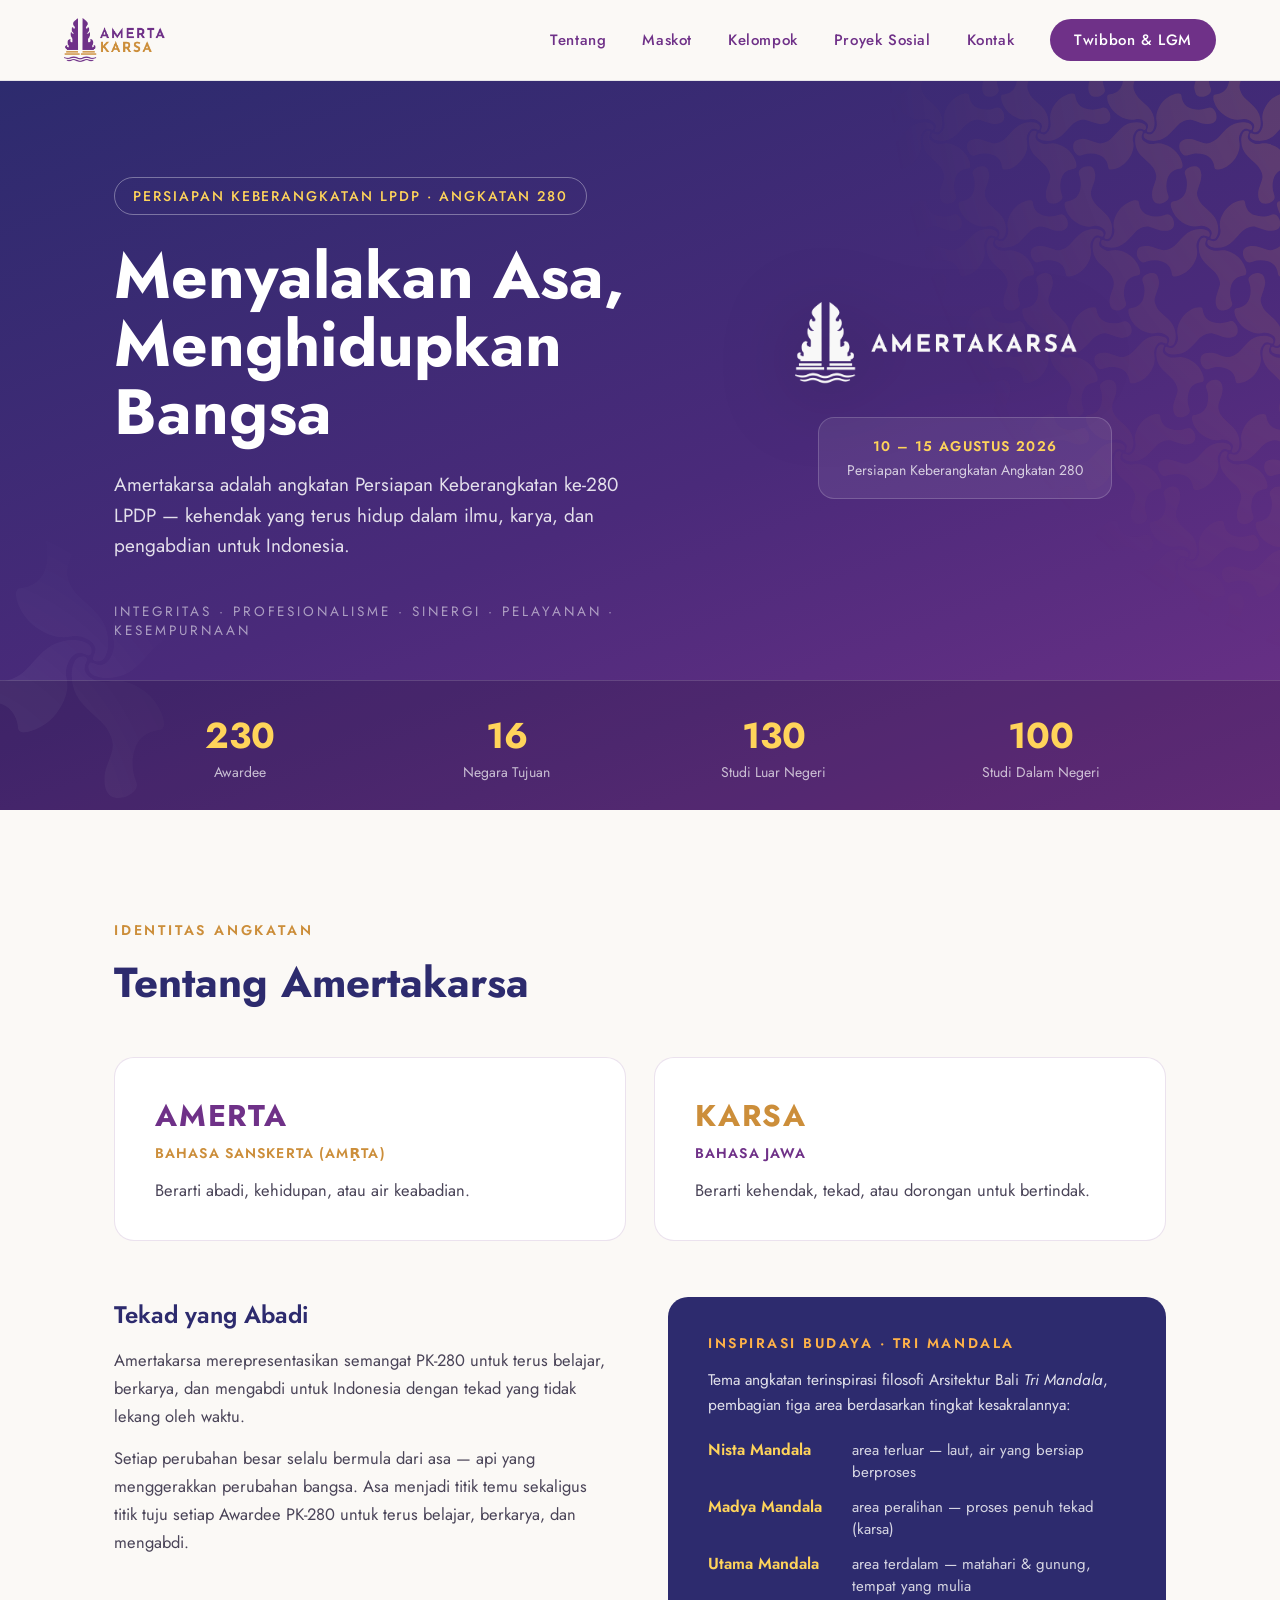
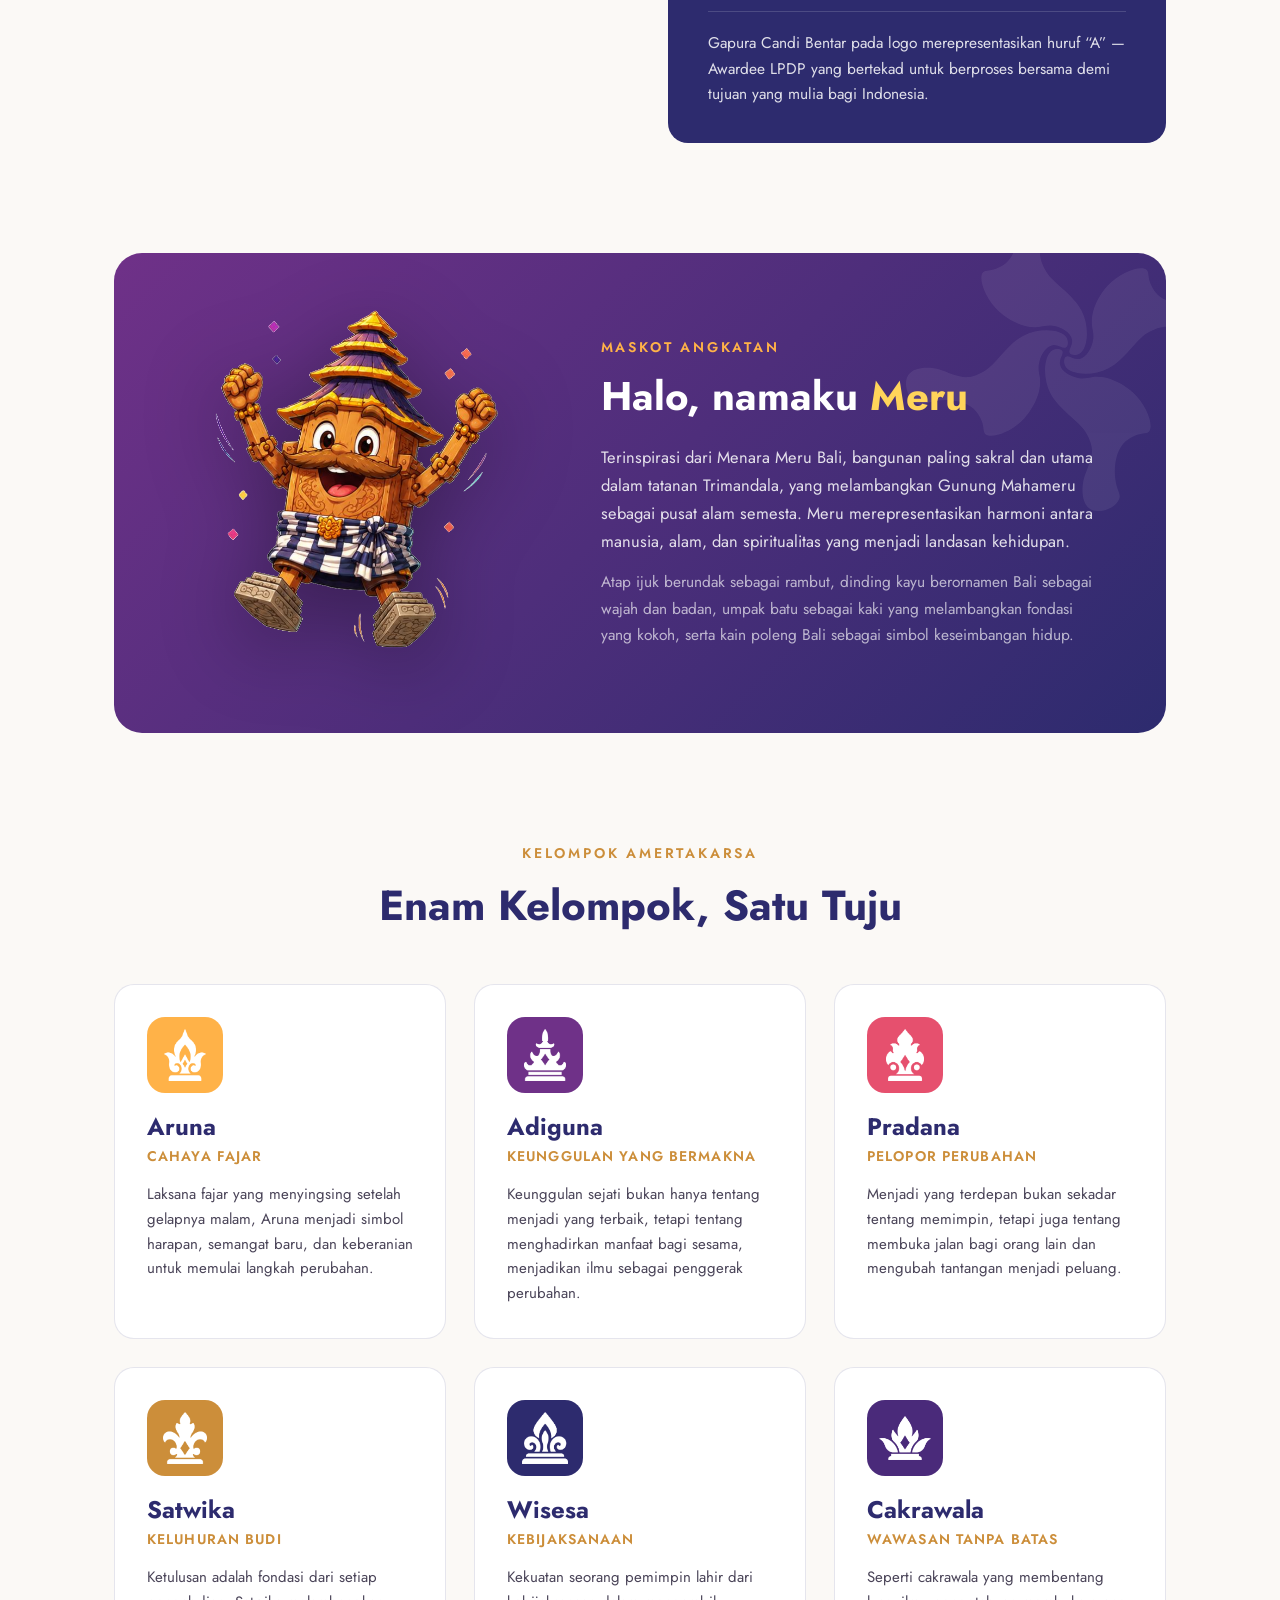
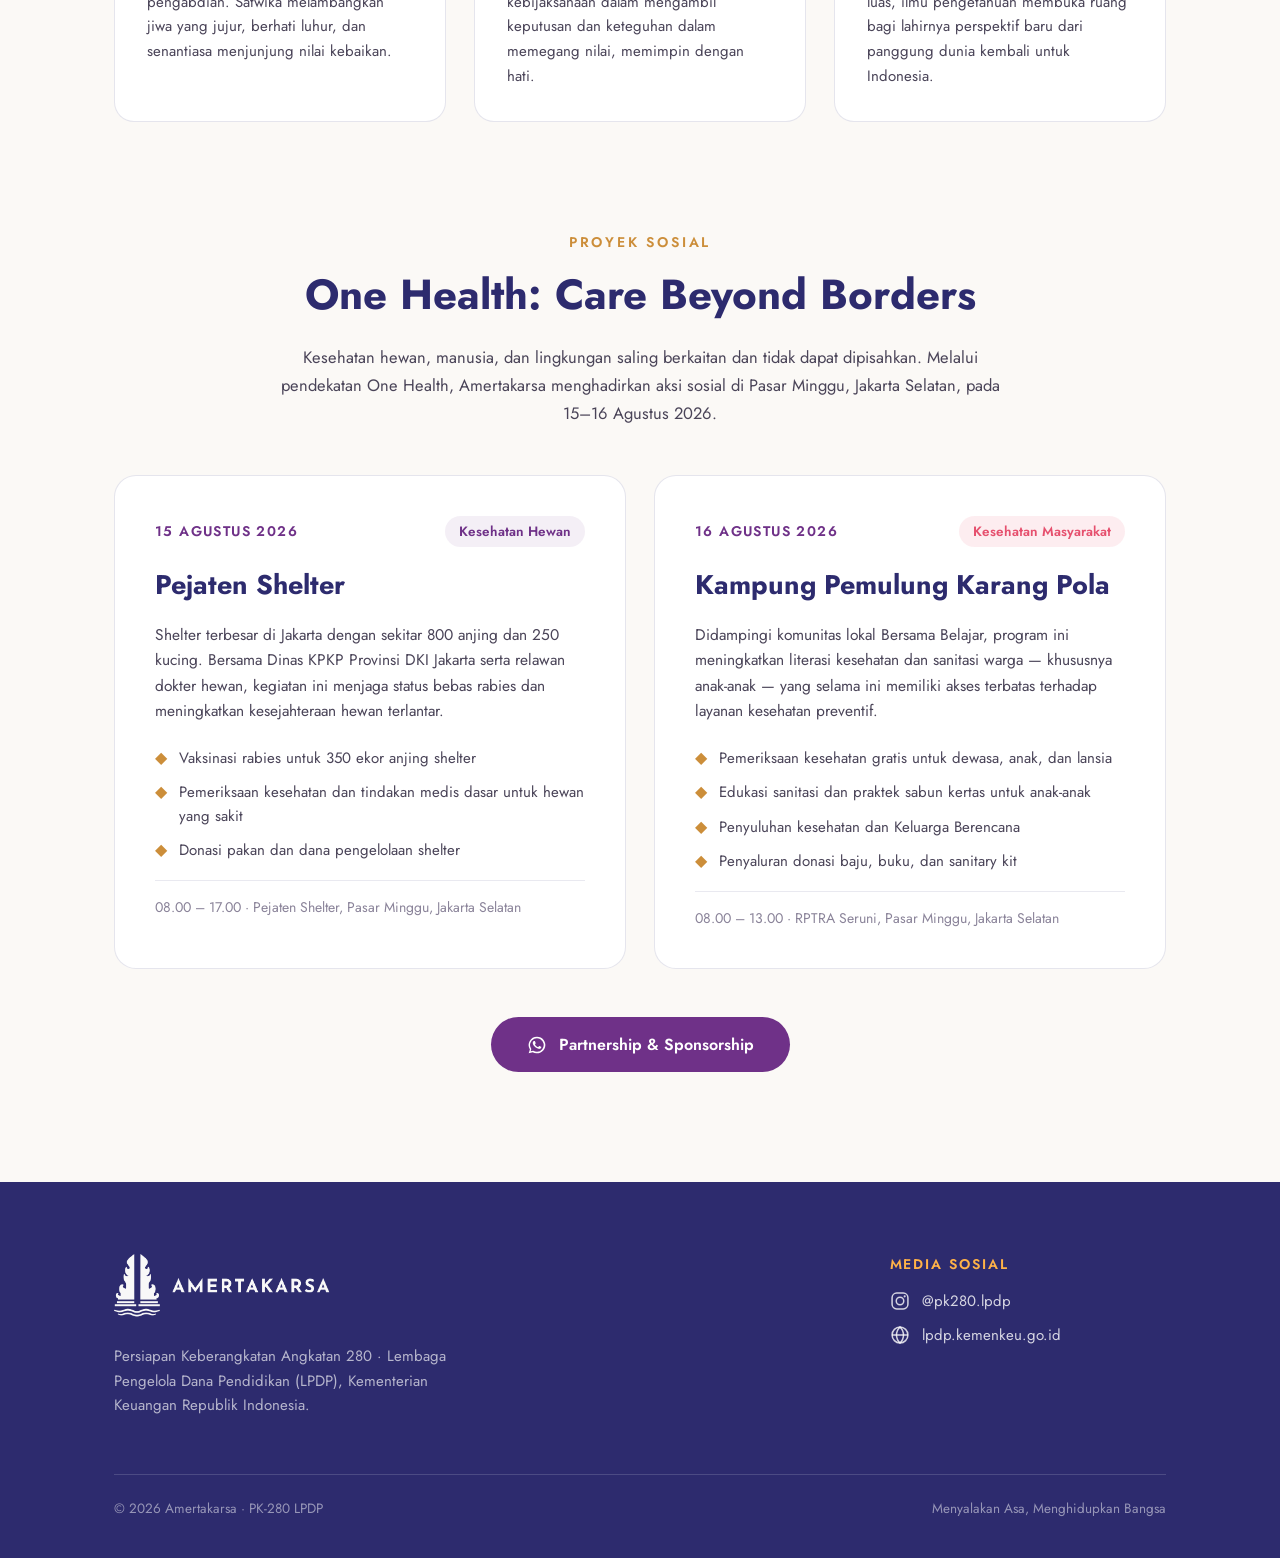
<file: index.html>
<!DOCTYPE html>
<html lang="id">
<head>
<meta charset="utf-8">
<meta name="viewport" content="width=device-width, initial-scale=1">
<title>Amertakarsa &middot; PK-280 LPDP</title>
<meta name="description" content="Amertakarsa adalah angkatan Persiapan Keberangkatan ke-280 LPDP — kehendak yang terus hidup dalam ilmu, karya, dan pengabdian untuk Indonesia.">
<link rel="icon" type="image/svg+xml" href="assets/favicon.svg">
<link rel="preconnect" href="https://fonts.googleapis.com"><link rel="preconnect" href="https://fonts.gstatic.com" crossorigin>
<link href="https://fonts.googleapis.com/css2?family=Jost:wght@400;500;600;700&display=swap" rel="stylesheet">
<style>
body{margin:0;background:#FBF9F6;font-family:Jost,system-ui,sans-serif;color:#241F2E}
a{color:#6F3188;text-decoration:none}a:hover{color:#CC8E3A}
html{scroll-behavior:smooth}
img{max-width:100%}
*,*::before,*::after{box-sizing:border-box}

/* ---------- Nav ---------- */
.nav{display:flex;align-items:center;justify-content:space-between;padding:18px 64px;background:#FBF9F6;position:sticky;top:0;z-index:50;border-bottom:1px solid rgba(45,43,110,0.1)}
.nav-logo{height:44px;width:auto}
.nav-links{display:flex;gap:36px;align-items:center;font-size:15px;font-weight:500;letter-spacing:0.04em;flex-wrap:wrap;justify-content:flex-end}
.nav-links a{white-space:nowrap}
.nav-cta{background:#6F3188;color:#fff;padding:10px 24px;border-radius:999px;transition:background 0.2s ease}
.nav-cta:hover{background:#2D2B6E;color:#fff}

/* ---------- Hero ---------- */
.hero{position:relative;background:linear-gradient(160deg,#2D2B6E 0%,#4A2A7A 55%,#6F3188 100%);color:#fff;overflow:hidden}
.hero-pattern-tr{position:absolute;top:-70px;right:-130px;width:520px;height:650px;-webkit-mask-image:radial-gradient(ellipse at top right,rgba(0,0,0,1) 25%,rgba(0,0,0,0) 72%);mask-image:radial-gradient(ellipse at top right,rgba(0,0,0,1) 25%,rgba(0,0,0,0) 72%);pointer-events:none}
.hero-pattern-tr > div{width:100%;height:100%;background:#FFB248;-webkit-mask-image:url(assets/pattern1.svg);mask-image:url(assets/pattern1.svg);-webkit-mask-repeat:no-repeat;mask-repeat:no-repeat;-webkit-mask-size:contain;mask-size:contain;opacity:0.13}
.hero-pattern-bl{position:absolute;left:-50px;bottom:-60px;width:280px;height:350px;-webkit-mask-image:radial-gradient(ellipse at bottom left,rgba(0,0,0,1) 20%,rgba(0,0,0,0) 75%);mask-image:radial-gradient(ellipse at bottom left,rgba(0,0,0,1) 20%,rgba(0,0,0,0) 75%);pointer-events:none}
.hero-pattern-bl > div{width:100%;height:100%;background:#fff;-webkit-mask-image:url(assets/pattern2.svg);mask-image:url(assets/pattern2.svg);-webkit-mask-repeat:no-repeat;mask-repeat:no-repeat;-webkit-mask-size:contain;mask-size:contain;opacity:0.08}
.hero-inner{position:relative;max-width:1180px;margin:0 auto;padding:96px 64px 0;display:grid;grid-template-columns:1.2fr 0.8fr;gap:48px;align-items:center}
.hero-badge{display:inline-flex;align-items:center;gap:10px;border:1px solid rgba(255,255,255,0.35);border-radius:999px;padding:8px 18px;font-size:14px;letter-spacing:0.14em;text-transform:uppercase;color:#FFD45A;font-weight:500}
.hero-title{font-size:clamp(38px,6vw,64px);line-height:1.06;font-weight:700;margin:28px 0 0;text-wrap:balance}
.hero-lead{font-size:19px;line-height:1.6;margin:24px 0 0;max-width:520px;color:rgba(255,255,255,0.85)}
.hero-values{margin:40px 0;font-size:13.5px;letter-spacing:0.22em;text-transform:uppercase;color:rgba(255,255,255,0.55)}
.hero-side{display:flex;flex-direction:column;align-items:center;gap:32px;padding-bottom:56px}
.hero-logo{width:min(340px,80vw);filter:drop-shadow(0 12px 40px rgba(0,0,0,0.3))}
.hero-date{background:rgba(255,255,255,0.08);border:1px solid rgba(255,255,255,0.18);border-radius:16px;padding:18px 28px;text-align:center}
.hero-date-title{font-size:14px;letter-spacing:0.1em;text-transform:uppercase;color:#FFD45A;font-weight:600}
.hero-date-sub{font-size:14px;color:rgba(255,255,255,0.75);margin-top:4px}
.stats{position:relative;border-top:1px solid rgba(255,255,255,0.15);background:rgba(0,0,0,0.14)}
.stats-grid{max-width:1180px;margin:0 auto;padding:14px 64px;display:grid;grid-template-columns:repeat(4,1fr);gap:16px;text-align:center}
.stat{padding:14px 10px;border-radius:16px;cursor:default;transition:background 0.25s ease,box-shadow 0.25s ease,transform 0.25s ease}
.stat-num{font-size:36px;font-weight:700;color:#FFD45A;transition:color 0.25s ease}
.stat-label{font-size:14px;color:rgba(255,255,255,0.7);transition:color 0.25s ease}
@media (hover:hover){
  .stat:hover{background:rgba(255,255,255,0.08);box-shadow:inset 0 0 0 1px rgba(255,255,255,0.16);transform:translateY(-3px)}
  .stat:hover .stat-num{color:#FFE07A}
  .stat:hover .stat-label{color:#fff}
}

/* ---------- Sections ---------- */
.section{max-width:1180px;margin:0 auto;padding:110px 64px 0;scroll-margin-top:90px}
.section:last-of-type{padding-bottom:110px}
.eyebrow{font-size:14px;letter-spacing:0.2em;text-transform:uppercase;color:#CC8E3A;font-weight:600}
.section-title{font-size:clamp(30px,4.5vw,42px);font-weight:700;margin:12px 0 0;color:#2D2B6E}
.section-head-center{text-align:center;max-width:640px;margin:0 auto}
.section-head-center.wide{max-width:720px}
.section-intro{font-size:16.5px;line-height:1.7;color:#4A4458;margin:18px 0 0}

/* ---------- Tentang ---------- */
.word-cards{display:grid;grid-template-columns:1fr 1fr;gap:28px;margin:44px 0 0}
.word-card{background:#fff;border:1px solid rgba(111,49,136,0.14);border-radius:20px;padding:36px 40px}
.word-card-title{font-size:30px;font-weight:700;letter-spacing:0.06em}
.word-card-origin{font-size:14px;letter-spacing:0.08em;text-transform:uppercase;font-weight:600;margin-top:6px}
.word-card p{font-size:16.5px;line-height:1.65;color:#4A4458;margin:14px 0 0}
.tentang-split{display:grid;grid-template-columns:1fr 1fr;gap:56px;margin:56px 0 0;align-items:start}
.tentang-split h3{font-size:24px;font-weight:600;color:#2D2B6E;margin:0}
.tentang-split p{font-size:16.5px;line-height:1.7;color:#4A4458;margin:14px 0 0}
.mandala-card{background:#2D2B6E;border-radius:20px;padding:36px 40px;color:#fff}
.mandala-card .eyebrow{letter-spacing:0.18em;color:#FFB248}
.mandala-card > p{font-size:15.5px;line-height:1.65;color:rgba(255,255,255,0.85);margin:14px 0 0}
.mandala-list{display:flex;flex-direction:column;gap:12px;margin:20px 0 0}
.mandala-row{display:flex;gap:14px;align-items:baseline}
.mandala-row span:first-child{min-width:130px;font-weight:600;color:#FFD45A}
.mandala-row span:last-child{font-size:15px;color:rgba(255,255,255,0.8)}
.mandala-note{font-size:15px;line-height:1.6;color:rgba(255,255,255,0.7);margin:20px 0 0;border-top:1px solid rgba(255,255,255,0.15);padding-top:18px}

/* ---------- Maskot ---------- */
.maskot-card{background:linear-gradient(135deg,#6F3188 0%,#2D2B6E 100%);border-radius:28px;display:grid;grid-template-columns:0.9fr 1.1fr;gap:24px;align-items:center;overflow:hidden;position:relative}
.maskot-pattern{position:absolute;inset:0;background:#fff;-webkit-mask-image:url(assets/pattern2.svg);mask-image:url(assets/pattern2.svg);-webkit-mask-repeat:no-repeat;mask-repeat:no-repeat;-webkit-mask-position:right -60px top -60px;mask-position:right -60px top -60px;-webkit-mask-size:320px;mask-size:320px;opacity:0.07}
.maskot-figure{position:relative;display:flex;justify-content:center;padding:44px 0}
.maskot-figure img{width:min(320px,70vw);filter:drop-shadow(0 16px 40px rgba(0,0,0,0.35))}
.maskot-text{position:relative;padding:56px 64px 56px 0;color:#fff}
.maskot-text .eyebrow{color:#FFB248}
.maskot-title{font-size:clamp(30px,4.5vw,40px);font-weight:700;margin:10px 0 0}
.maskot-text .lead{font-size:16.5px;line-height:1.7;color:rgba(255,255,255,0.85);margin:18px 0 0}
.maskot-text .detail{font-size:15.5px;line-height:1.7;color:rgba(255,255,255,0.65);margin:14px 0 0}

/* ---------- Kelompok ---------- */
.kelompok-grid{display:grid;grid-template-columns:repeat(3,1fr);gap:28px;margin:48px 0 0}
.kelompok-card{background:#fff;border:1px solid rgba(45,43,110,0.12);border-radius:20px;padding:32px;display:flex;flex-direction:column;gap:16px;transition:all 0.25s ease}
.kelompok-card:hover{border:1px solid rgba(111,49,136,0.45);box-shadow:0 12px 32px rgba(45,43,110,0.1);transform:translateY(-3px)}
.kelompok-tile{width:76px;height:76px;border-radius:18px;display:flex;align-items:center;justify-content:center}
.kelompok-tile img{width:52px;height:52px;object-fit:contain}
.kelompok-nama{font-size:24px;font-weight:700;color:#2D2B6E}
.kelompok-filosofi{font-size:14px;letter-spacing:0.08em;text-transform:uppercase;color:#CC8E3A;font-weight:600;margin-top:2px}
.kelompok-card p{font-size:15px;line-height:1.65;color:#4A4458;margin:0}

/* ---------- Proyek Sosial ---------- */
.proyek-grid{display:grid;grid-template-columns:1fr 1fr;gap:28px;margin:48px 0 0}
.proyek-card{background:#fff;border:1px solid rgba(45,43,110,0.12);border-radius:22px;padding:40px;display:flex;flex-direction:column;gap:18px}
.proyek-head{display:flex;align-items:center;justify-content:space-between;gap:16px;flex-wrap:wrap}
.proyek-date{font-size:14px;letter-spacing:0.1em;text-transform:uppercase;color:#6F3188;font-weight:600}
.chip{font-size:13.5px;font-weight:600;padding:6px 14px;border-radius:999px;white-space:nowrap}
.chip-hewan{background:rgba(111,49,136,0.08);color:#6F3188}
.chip-masyarakat{background:rgba(230,80,110,0.1);color:#E6506E}
.proyek-card h3{font-size:27px;font-weight:700;color:#2D2B6E;margin:0}
.proyek-card > p{font-size:15.5px;line-height:1.65;color:#4A4458;margin:0}
.bullets{display:flex;flex-direction:column;gap:10px;margin-top:4px}
.bullet{display:flex;gap:12px;align-items:baseline}
.bullet span:first-child{color:#CC8E3A;font-weight:700}
.bullet span:last-child{font-size:15px;color:#4A4458;line-height:1.55}
.proyek-meta{border-top:1px solid rgba(45,43,110,0.1);padding-top:16px;font-size:14px;color:#8A8399}
.cta-row{display:flex;flex-direction:column;align-items:center;gap:14px;margin:48px 0 0}
.btn-wa{display:inline-flex;align-items:center;gap:12px;background:#6F3188;color:#fff;font-weight:600;font-size:16px;padding:16px 36px;border-radius:999px;text-align:center;transition:background 0.2s ease}
.btn-wa:hover{background:#2D2B6E;color:#fff}
.btn-wa svg{flex:none}

/* ---------- Footer ---------- */
.footer{background:#2D2B6E;color:#fff;scroll-margin-top:90px}
.footer-inner{max-width:1180px;margin:0 auto;padding:72px 64px 40px}
.footer-grid{display:grid;grid-template-columns:1.4fr 1fr 1fr;gap:56px;align-items:start}
.footer-logo{width:260px}
.footer-desc{font-size:15px;line-height:1.65;color:rgba(255,255,255,0.65);margin:20px 0 0;max-width:360px}
.footer-social{grid-column:3}
.footer-social-title{font-size:14px;letter-spacing:0.14em;text-transform:uppercase;color:#FFB248;font-weight:600;margin-bottom:16px}
.footer-social-links{display:flex;flex-direction:column;gap:12px;font-size:15px}
.footer-link{display:flex;align-items:center;gap:12px;color:rgba(255,255,255,0.8);transition:color 0.2s ease}
.footer-link:hover{color:#FFD45A}
.footer-link svg{flex:none}
.footer-bottom{border-top:1px solid rgba(255,255,255,0.15);margin-top:56px;padding-top:24px;display:flex;justify-content:space-between;align-items:center;gap:8px;font-size:13.5px;color:rgba(255,255,255,0.5)}

/* ---------- Responsive ---------- */
@media (max-width:1024px){
  .nav{padding:18px 32px;gap:16px}
  .nav-links{gap:14px 24px;font-size:14px}
  .hero-inner{padding:72px 32px 0}
  .stats-grid{padding:14px 32px}
  .section{padding:88px 32px 0}
  .section:last-of-type{padding-bottom:88px}
  .footer-inner{padding:56px 32px 32px}
  .kelompok-grid{grid-template-columns:repeat(2,1fr)}
  .tentang-split{gap:36px}
}
@media (max-width:900px){
  .hero-inner{grid-template-columns:1fr;gap:8px;text-align:center}
  .hero-lead{margin-left:auto;margin-right:auto}
  .hero-side{padding-bottom:48px}
  .tentang-split{grid-template-columns:1fr}
  .maskot-card{grid-template-columns:1fr}
  .maskot-figure{padding:44px 24px 0}
  .maskot-text{padding:8px 40px 48px}
  .proyek-grid{grid-template-columns:1fr}
  .footer-grid{grid-template-columns:1fr;gap:36px}
  .footer-social{grid-column:auto}
}
@media (max-width:768px){
  .nav{flex-direction:column;gap:14px;padding:14px 20px}
  .nav-links{flex-wrap:wrap;justify-content:center;gap:14px 22px;font-size:14px}
  .nav-cta{padding:8px 20px}
  .section,.footer{scroll-margin-top:130px}
  .hero-inner{padding:56px 20px 0}
  .stats-grid{grid-template-columns:repeat(2,1fr);padding:10px 20px}
  .section{padding:72px 20px 0}
  .section:last-of-type{padding-bottom:72px}
  .footer-inner{padding:48px 20px 28px}
  .word-cards{grid-template-columns:1fr}
  .word-card{padding:28px 24px}
  .mandala-card{padding:28px 24px}
  .mandala-row{flex-direction:column;gap:2px}
  .maskot-text{padding:8px 24px 40px}
  .proyek-card{padding:28px 22px}
  .hero-badge{font-size:12px;letter-spacing:0.1em}
  .hero-values{font-size:12px;letter-spacing:0.16em}
}
@media (max-width:600px){
  .kelompok-grid{grid-template-columns:1fr}
  .footer-bottom{flex-direction:column;align-items:flex-start}
  .btn-wa{width:100%;justify-content:center}
}
</style>
</head>
<body>
<nav class="nav">
  <img src="assets/logo2.png" alt="Amertakarsa" class="nav-logo">
  <div class="nav-links">
    <a href="#tentang">Tentang</a>
    <a href="#maskot">Maskot</a>
    <a href="#kelompok">Kelompok</a>
    <a href="#proyek-sosial">Proyek Sosial</a>
    <a href="#kontak">Kontak</a>
    <a href="twibbon.html" class="nav-cta">Twibbon &amp; LGM</a>
  </div>
</nav>

<header class="hero">
  <div class="hero-pattern-tr"><div></div></div>
  <div class="hero-pattern-bl"><div></div></div>
  <div class="hero-inner">
    <div>
      <div class="hero-badge">Persiapan Keberangkatan LPDP &middot; Angkatan 280</div>
      <h1 class="hero-title">Menyalakan Asa,<br>Menghidupkan Bangsa</h1>
      <p class="hero-lead">Amertakarsa adalah angkatan Persiapan Keberangkatan ke-280 LPDP &mdash; kehendak yang terus hidup dalam ilmu, karya, dan pengabdian untuk Indonesia.</p>
      <p class="hero-values">Integritas &middot; Profesionalisme &middot; Sinergi &middot; Pelayanan &middot; Kesempurnaan</p>
    </div>
    <div class="hero-side">
      <img src="assets/logo1-putih.png" alt="Logo Amertakarsa" class="hero-logo">
      <div class="hero-date">
        <div class="hero-date-title">10 &ndash; 15 Agustus 2026</div>
        <div class="hero-date-sub">Persiapan Keberangkatan Angkatan 280</div>
      </div>
    </div>
  </div>
  <div class="stats">
    <div class="stats-grid">
      <div class="stat"><div class="stat-num">230</div><div class="stat-label">Awardee</div></div>
      <div class="stat"><div class="stat-num">16</div><div class="stat-label">Negara Tujuan</div></div>
      <div class="stat"><div class="stat-num">130</div><div class="stat-label">Studi Luar Negeri</div></div>
      <div class="stat"><div class="stat-num">100</div><div class="stat-label">Studi Dalam Negeri</div></div>
    </div>
  </div>
</header>

<section id="tentang" class="section">
  <div class="eyebrow">Identitas Angkatan</div>
  <h2 class="section-title">Tentang Amertakarsa</h2>
  <div class="word-cards">
    <div class="word-card">
      <div class="word-card-title" style="color:#6F3188">AMERTA</div>
      <div class="word-card-origin" style="color:#CC8E3A">Bahasa Sanskerta (am&#7771;ta)</div>
      <p>Berarti abadi, kehidupan, atau air keabadian.</p>
    </div>
    <div class="word-card">
      <div class="word-card-title" style="color:#CC8E3A">KARSA</div>
      <div class="word-card-origin" style="color:#6F3188">Bahasa Jawa</div>
      <p>Berarti kehendak, tekad, atau dorongan untuk bertindak.</p>
    </div>
  </div>
  <div class="tentang-split">
    <div>
      <h3>Tekad yang Abadi</h3>
      <p>Amertakarsa merepresentasikan semangat PK-280 untuk terus belajar, berkarya, dan mengabdi untuk Indonesia dengan tekad yang tidak lekang oleh waktu.</p>
      <p>Setiap perubahan besar selalu bermula dari asa &mdash; api yang menggerakkan perubahan bangsa. Asa menjadi titik temu sekaligus titik tuju setiap Awardee PK-280 untuk terus belajar, berkarya, dan mengabdi.</p>
    </div>
    <div class="mandala-card">
      <div class="eyebrow">Inspirasi Budaya &middot; Tri Mandala</div>
      <p>Tema angkatan terinspirasi filosofi Arsitektur Bali <em>Tri Mandala</em>, pembagian tiga area berdasarkan tingkat kesakralannya:</p>
      <div class="mandala-list">
        <div class="mandala-row"><span>Nista Mandala</span><span>area terluar &mdash; laut, air yang bersiap berproses</span></div>
        <div class="mandala-row"><span>Madya Mandala</span><span>area peralihan &mdash; proses penuh tekad (karsa)</span></div>
        <div class="mandala-row"><span>Utama Mandala</span><span>area terdalam &mdash; matahari &amp; gunung, tempat yang mulia</span></div>
      </div>
      <p class="mandala-note">Gapura Candi Bentar pada logo merepresentasikan huruf &ldquo;A&rdquo; &mdash; Awardee LPDP yang bertekad untuk berproses bersama demi tujuan yang mulia bagi Indonesia.</p>
    </div>
  </div>
</section>

<section id="maskot" class="section">
  <div class="maskot-card">
    <div class="maskot-pattern"></div>
    <div class="maskot-figure">
      <img src="assets/maskot1.png" alt="Meru, maskot Amertakarsa">
    </div>
    <div class="maskot-text">
      <div class="eyebrow">Maskot Angkatan</div>
      <h2 class="maskot-title">Halo, namaku <span style="color:#FFD45A">Meru</span></h2>
      <p class="lead">Terinspirasi dari Menara Meru Bali, bangunan paling sakral dan utama dalam tatanan Trimandala, yang melambangkan Gunung Mahameru sebagai pusat alam semesta. Meru merepresentasikan harmoni antara manusia, alam, dan spiritualitas yang menjadi landasan kehidupan.</p>
      <p class="detail">Atap ijuk berundak sebagai rambut, dinding kayu berornamen Bali sebagai wajah dan badan, umpak batu sebagai kaki yang melambangkan fondasi yang kokoh, serta kain poleng Bali sebagai simbol keseimbangan hidup.</p>
    </div>
  </div>
</section>

<section id="kelompok" class="section">
  <div class="section-head-center">
    <div class="eyebrow">Kelompok Amertakarsa</div>
    <h2 class="section-title">Enam Kelompok, Satu Tuju</h2>
  </div>
  <div class="kelompok-grid">
    <div class="kelompok-card">
      <div class="kelompok-tile" style="background:#FFB248"><img src="assets/kelompok/aruna.png" alt="Aruna"></div>
      <div>
        <div class="kelompok-nama">Aruna</div>
        <div class="kelompok-filosofi">Cahaya Fajar</div>
      </div>
      <p>Laksana fajar yang menyingsing setelah gelapnya malam, Aruna menjadi simbol harapan, semangat baru, dan keberanian untuk memulai langkah perubahan.</p>
    </div>
    <div class="kelompok-card">
      <div class="kelompok-tile" style="background:#6F3188"><img src="assets/kelompok/adiguna.png" alt="Adiguna"></div>
      <div>
        <div class="kelompok-nama">Adiguna</div>
        <div class="kelompok-filosofi">Keunggulan yang Bermakna</div>
      </div>
      <p>Keunggulan sejati bukan hanya tentang menjadi yang terbaik, tetapi tentang menghadirkan manfaat bagi sesama, menjadikan ilmu sebagai penggerak perubahan.</p>
    </div>
    <div class="kelompok-card">
      <div class="kelompok-tile" style="background:#E6506E"><img src="assets/kelompok/pradana.png" alt="Pradana"></div>
      <div>
        <div class="kelompok-nama">Pradana</div>
        <div class="kelompok-filosofi">Pelopor Perubahan</div>
      </div>
      <p>Menjadi yang terdepan bukan sekadar tentang memimpin, tetapi juga tentang membuka jalan bagi orang lain dan mengubah tantangan menjadi peluang.</p>
    </div>
    <div class="kelompok-card">
      <div class="kelompok-tile" style="background:#CC8E3A"><img src="assets/kelompok/satwika.png" alt="Satwika"></div>
      <div>
        <div class="kelompok-nama">Satwika</div>
        <div class="kelompok-filosofi">Keluhuran Budi</div>
      </div>
      <p>Ketulusan adalah fondasi dari setiap pengabdian. Satwika melambangkan jiwa yang jujur, berhati luhur, dan senantiasa menjunjung nilai kebaikan.</p>
    </div>
    <div class="kelompok-card">
      <div class="kelompok-tile" style="background:#2D2B6E"><img src="assets/kelompok/wisesa.png" alt="Wisesa"></div>
      <div>
        <div class="kelompok-nama">Wisesa</div>
        <div class="kelompok-filosofi">Kebijaksanaan</div>
      </div>
      <p>Kekuatan seorang pemimpin lahir dari kebijaksanaan dalam mengambil keputusan dan keteguhan dalam memegang nilai, memimpin dengan hati.</p>
    </div>
    <div class="kelompok-card">
      <div class="kelompok-tile" style="background:#4A2A7A"><img src="assets/kelompok/cakrawala.png" alt="Cakrawala"></div>
      <div>
        <div class="kelompok-nama">Cakrawala</div>
        <div class="kelompok-filosofi">Wawasan Tanpa Batas</div>
      </div>
      <p>Seperti cakrawala yang membentang luas, ilmu pengetahuan membuka ruang bagi lahirnya perspektif baru dari panggung dunia kembali untuk Indonesia.</p>
    </div>
  </div>
</section>

<section id="proyek-sosial" class="section">
  <div class="section-head-center wide">
    <div class="eyebrow">Proyek Sosial</div>
    <h2 class="section-title">One Health: Care Beyond Borders</h2>
    <p class="section-intro">Kesehatan hewan, manusia, dan lingkungan saling berkaitan dan tidak dapat dipisahkan. Melalui pendekatan One Health, Amertakarsa menghadirkan aksi sosial di Pasar Minggu, Jakarta Selatan, pada 15&ndash;16 Agustus 2026.</p>
  </div>
  <div class="proyek-grid">
    <div class="proyek-card">
      <div class="proyek-head">
        <div class="proyek-date">15 Agustus 2026</div>
        <div class="chip chip-hewan">Kesehatan Hewan</div>
      </div>
      <h3>Pejaten Shelter</h3>
      <p>Shelter terbesar di Jakarta dengan sekitar 800 anjing dan 250 kucing. Bersama Dinas KPKP Provinsi DKI Jakarta serta relawan dokter hewan, kegiatan ini menjaga status bebas rabies dan meningkatkan kesejahteraan hewan terlantar.</p>
      <div class="bullets">
        <div class="bullet"><span>&#9670;</span><span>Vaksinasi rabies untuk 350 ekor anjing shelter</span></div>
        <div class="bullet"><span>&#9670;</span><span>Pemeriksaan kesehatan dan tindakan medis dasar untuk hewan yang sakit</span></div>
        <div class="bullet"><span>&#9670;</span><span>Donasi pakan dan dana pengelolaan shelter</span></div>
      </div>
      <div class="proyek-meta">08.00 &ndash; 17.00 &middot; Pejaten Shelter, Pasar Minggu, Jakarta Selatan</div>
    </div>
    <div class="proyek-card">
      <div class="proyek-head">
        <div class="proyek-date">16 Agustus 2026</div>
        <div class="chip chip-masyarakat">Kesehatan Masyarakat</div>
      </div>
      <h3>Kampung Pemulung Karang Pola</h3>
      <p>Didampingi komunitas lokal Bersama Belajar, program ini meningkatkan literasi kesehatan dan sanitasi warga &mdash; khususnya anak-anak &mdash; yang selama ini memiliki akses terbatas terhadap layanan kesehatan preventif.</p>
      <div class="bullets">
        <div class="bullet"><span>&#9670;</span><span>Pemeriksaan kesehatan gratis untuk dewasa, anak, dan lansia</span></div>
        <div class="bullet"><span>&#9670;</span><span>Edukasi sanitasi dan praktek sabun kertas untuk anak-anak</span></div>
        <div class="bullet"><span>&#9670;</span><span>Penyuluhan kesehatan dan Keluarga Berencana</span></div>
        <div class="bullet"><span>&#9670;</span><span>Penyaluran donasi baju, buku, dan sanitary kit</span></div>
      </div>
      <div class="proyek-meta">08.00 &ndash; 13.00 &middot; RPTRA Seruni, Pasar Minggu, Jakarta Selatan</div>
    </div>
  </div>
  <div class="cta-row">
    <a href="https://wa.me/6281391010745?text=Hai%20Kak%20Raissa%2C%20saya%20ingin%20bergabung%20menjadi%20partner%2Fsponsor%20untuk%20proyek%20One%20Health%3A%20Care%20Beyond%20Borders" target="_blank" rel="noopener" class="btn-wa">
      <svg width="20" height="20" viewBox="0 0 24 24" fill="currentColor"><path d="M12 2a10 10 0 0 0-8.5 15.3L2 22l4.9-1.4A10 10 0 1 0 12 2zm0 18.2c-1.6 0-3.1-.4-4.4-1.2l-.3-.2-2.9.8.8-2.8-.2-.3A8.2 8.2 0 1 1 12 20.2zm4.6-6.1c-.3-.1-1.5-.7-1.7-.8-.2-.1-.4-.1-.6.1-.2.3-.7.8-.8 1-.1.2-.3.2-.5.1-.3-.1-1.1-.4-2-1.2-.8-.7-1.3-1.5-1.4-1.8-.1-.2 0-.4.1-.5l.4-.5c.1-.2.2-.3.3-.5.1-.2 0-.4 0-.5l-.8-1.9c-.2-.5-.4-.4-.6-.4h-.5c-.2 0-.5.1-.7.3-.2.3-.9.9-.9 2.1s.9 2.4 1 2.6c.1.2 1.8 2.7 4.3 3.8.6.3 1.1.4 1.5.5.6.2 1.2.2 1.6.1.5-.1 1.5-.6 1.7-1.2.2-.6.2-1.1.1-1.2 0 0-.2-.1-.5-.2z"></path></svg>
      Partnership &amp; Sponsorship
    </a>
  </div>
</section>

<footer id="kontak" class="footer">
  <div class="footer-inner">
    <div class="footer-grid">
      <div>
        <img src="assets/logo1-putih.png" alt="Amertakarsa" class="footer-logo">
        <p class="footer-desc">Persiapan Keberangkatan Angkatan 280 &middot; Lembaga Pengelola Dana Pendidikan (LPDP), Kementerian Keuangan Republik Indonesia.</p>
      </div>
      <div class="footer-social">
        <div class="footer-social-title">Media Sosial</div>
        <div class="footer-social-links">
          <a href="https://www.instagram.com/pk280.lpdp/" class="footer-link">
            <svg width="20" height="20" viewBox="0 0 24 24" fill="none" stroke="currentColor" stroke-width="1.8"><rect x="2.5" y="2.5" width="19" height="19" rx="5.5"></rect><circle cx="12" cy="12" r="4.5"></circle><circle cx="17.6" cy="6.4" r="1.3" fill="currentColor" stroke="none"></circle></svg>
            <span>@pk280.lpdp</span>
          </a>
          <a href="https://lpdp.kemenkeu.go.id" class="footer-link">
            <svg width="20" height="20" viewBox="0 0 24 24" fill="none" stroke="currentColor" stroke-width="1.8"><circle cx="12" cy="12" r="9.5"></circle><path d="M2.5 12h19"></path><path d="M12 2.5c2.8 2.6 4.2 5.8 4.2 9.5s-1.4 6.9-4.2 9.5c-2.8-2.6-4.2-5.8-4.2-9.5S9.2 5.1 12 2.5z"></path></svg>
            <span>lpdp.kemenkeu.go.id</span>
          </a>
        </div>
      </div>
    </div>
    <div class="footer-bottom">
      <span>&copy; 2026 Amertakarsa &middot; PK-280 LPDP</span>
      <span>Menyalakan Asa, Menghidupkan Bangsa</span>
    </div>
  </div>
</footer>
</body>
</html>
</file>
